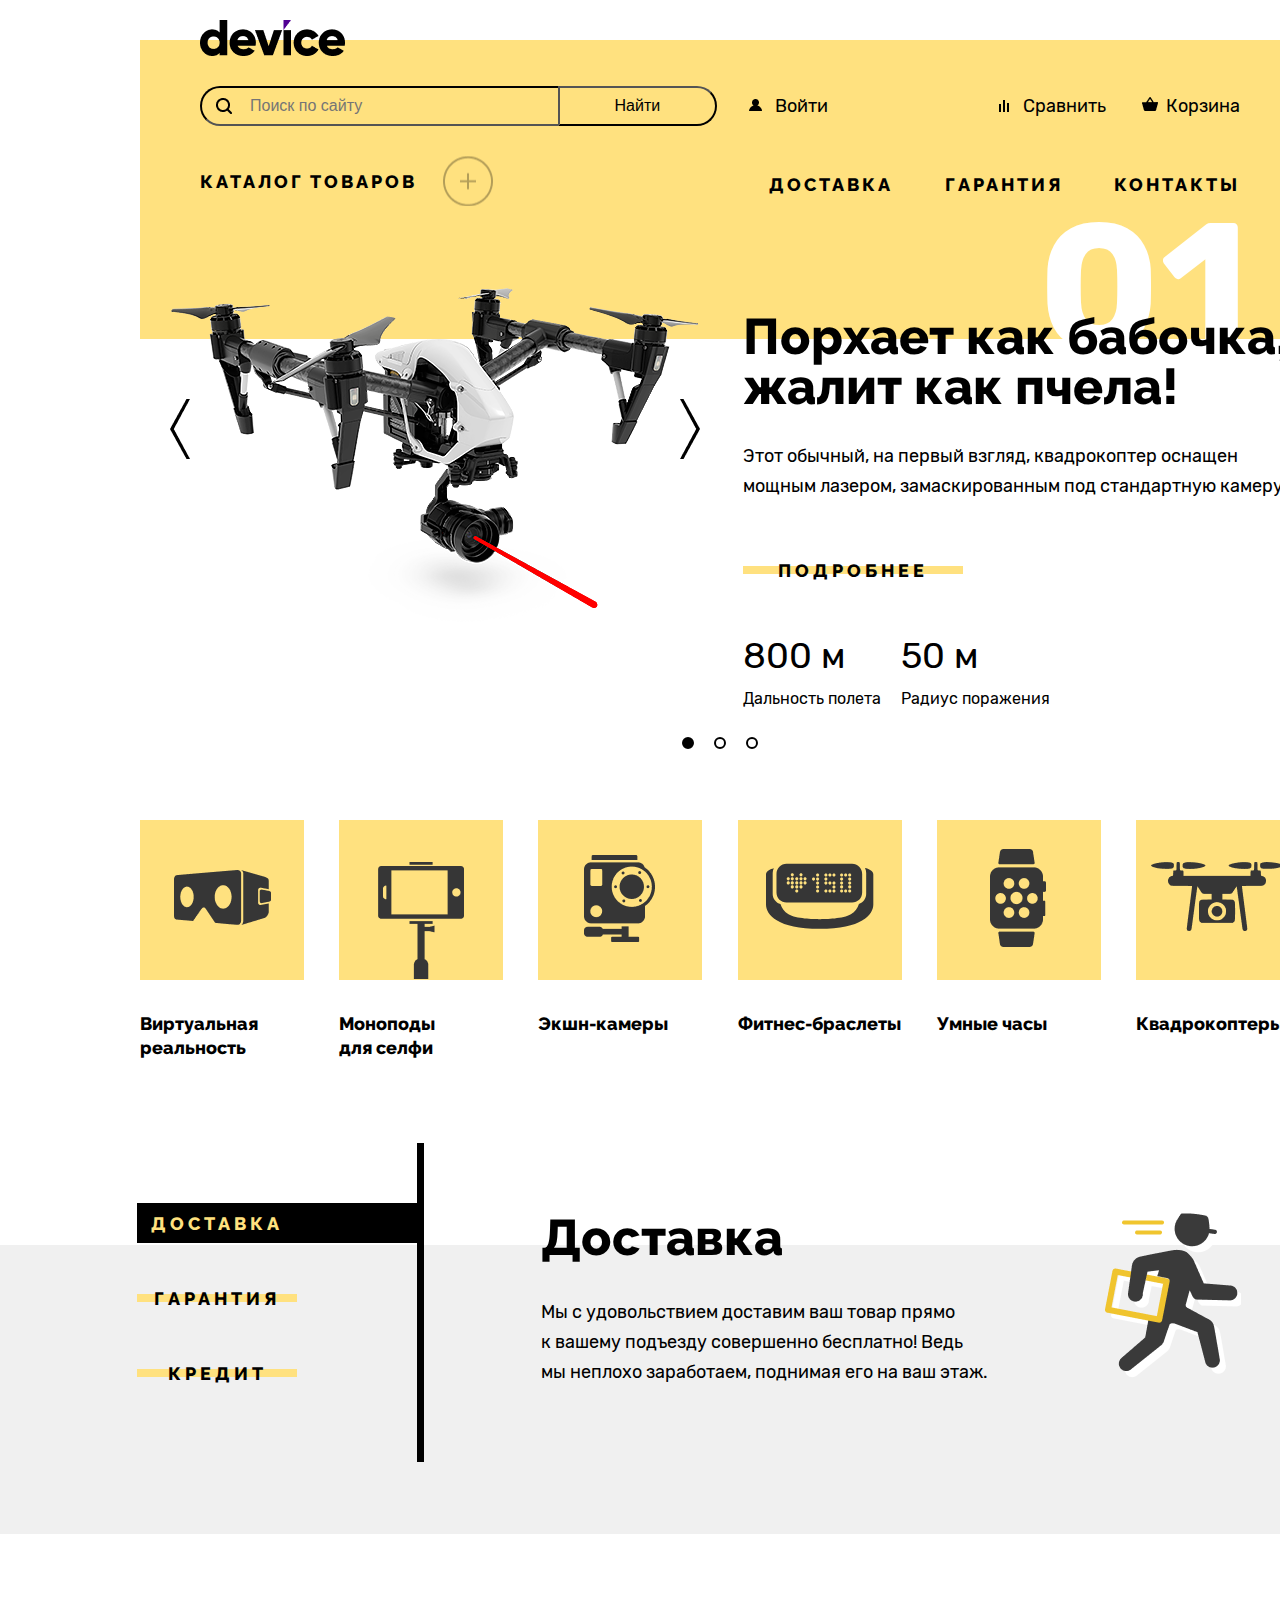
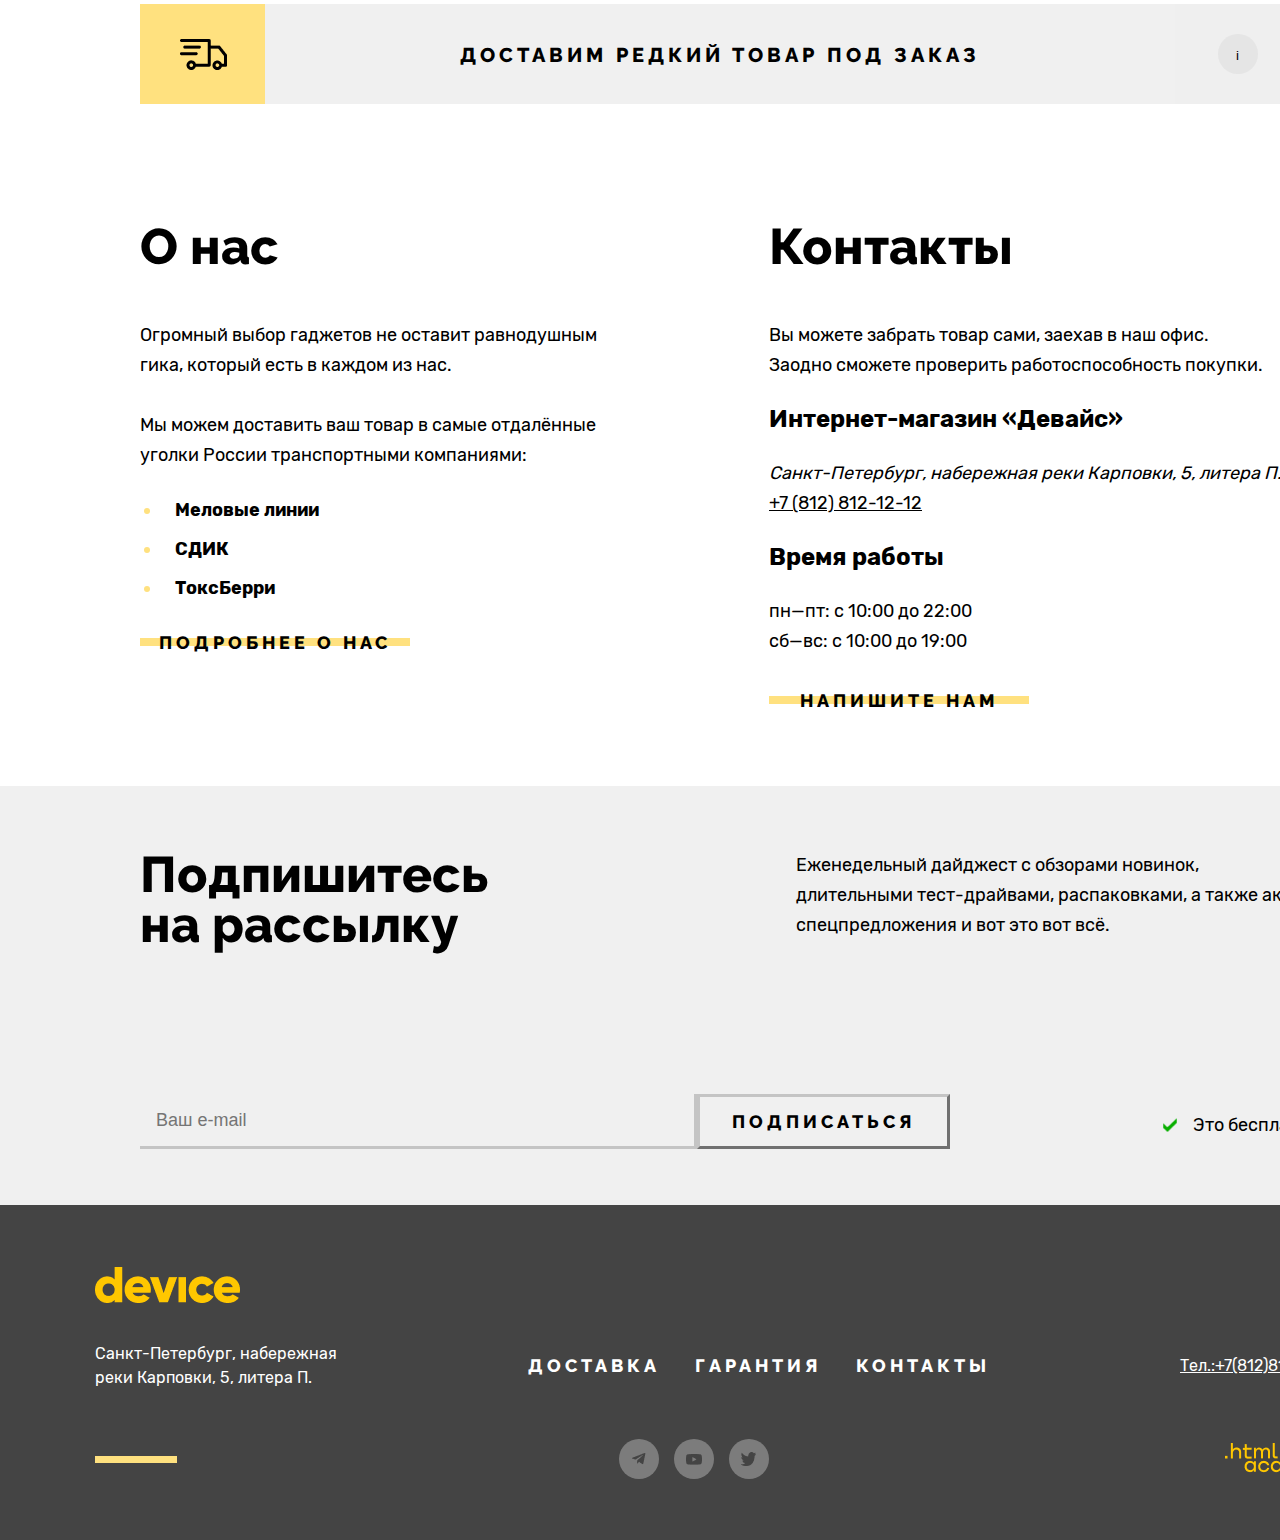
<file: index.html>
<!DOCTYPE html>
<html lang="ru">
  <head>
    <meta charset="utf-8">
    <title>HTML Academy: Девайс</title>
    <link rel="stylesheet" href="styles/styles.css">
  </head>
  <body>
    <h1 class="index-title visually-hidden">Главная страница Интернет-магазина Девайс</h1>
<header class="main-header">
  <nav class="navigation">
<a href="index.html" class="logo-header">
  <img src="images/logo.png" class="logo" width="145" height="36" alt="логотип">
</a>
<h2 class="visually-hidden">Навигация сайта</h2>
  <div class="user-menu">
  <form class="menu-search" method="get">
    <input type="text" placeholder="Поиск по сайту">
    <button class="menu-search-button" type="submit">Найти</button>
  </form>
  <ul class="user-login-list">
    <li class="user-login-item">
      <a href="#" class="header-login">Войти</a>
        </li>
  </ul>
  <ul class="user-menu-list">
    <li class="user-menu-item">
    <a href="#" class="menu-right-compare">Сравнить</a>
  </li>
  <li class="user-menu-item">
    <a href="#" class="menu-right-cart">Корзина</a>
  </li>
  </ul>
  </div>
    <button class="catalog-header">Каталог товаров</button>
  <ul class="navigation-list">
    <li class="navigation-item">
      <a href="#" class="navigation-link">Доставка</a>
    </li>
    <li class="navigation-item">
      <a href="#" class="navigation-link">Гарантия</a>
    </li>
    <li class="navigation-item">
      <a href="#" class="navigation-link">Контакты</a>
    </li>
  </ul>
</nav>
</header>
<main class="main-index">
<section class="slider-index">
  <h2 class="visually-hidden">Слайдер</h2>
  <ol class="slider-pagination">
    <li class="slider-pagination-item active">
      <span class="slider-number">01</span>
      <img src="images/slider-1.png" width="560" height="560" alt="Квадрокоптер">
      <div class="slider-about-product">
      <h2 class="slider-pagination-title">Порхает как бабочка,<br>жалит как пчела!</h2>
      <p class="slider-description">Этот обычный, на первый взгляд, квадрокоптер оснащен<br>мощным лазером, замаскированным под стандартную камеру.</p>
      <a href="#" class="slider-pagination-detailed">Подробнее</a>
      <ul class="slider-pagination-feature">
        <li class="feature-item">
          <h3 class="feature-title">800 м</h3>
          <span>Дальность полета</span>
        </li>
        <li class="feature-item">
          <h3 class="feature-title">50 м</h3>
          <span>Радиус поражения</span>
        </li>
      </ul>
      </div>
    </li>
    <li class="slider-pagination-item ">
      <span class="slider-number">02</span>
      <img src="images/slider-2.png" width="560" height="560" alt="Фитнес-браслет">
      <div class="slider-about-product">
      <h2 class="slider-pagination-title">Худеем<br>правильно!</h2>
      <p class="slider-description">Мотивирующие фитнес-браслеты помогут найти в себе силы<br>Mне пропускать занятия и соблюдать диету.</p>
      <a href="#" class="slider-pagination-detailed">Подробнее</a>
      <ul class="slider-pagination-feature">
        <li class="feature-item">
          <h3 class="feature-title">48 часов</h3>
          <span>Без подзарядки</span>
        </li>
      </ul>
      </div>
    </li>
    <li class="slider-pagination-item ">
      <span class="slider-number">03</span>
      <img src="images/slider-3.png" width="560" height="560" alt="Селфи-палка">
      <div class="slider-about-product">
      <h2 class="slider-pagination-title">Делай селфи,<br>как Бен Стиллер!</h2>
      <p class="slider-description">Самая длинная палка для селфи доступна в нашем магазине.<br>Восемь (Восемь, Карл!) метров длиной и весом всего 5 кг.</p>
      <a href="#" class="slider-pagination-detailed">Подробнее</a>
      <ul class="slider-pagination-feature">
        <li class="feature-item">
          <h3 class="feature-title">8,5 м</h3>
          <span>Длина палки</span>
        </li>
        <li class="feature-item">
          <h3 class="feature-title">5 кг</h3>
          <span>Вес палки</span>
        </li>
        <li class="feature-item">
          <h3 class="feature-title">Карбон</h3>
          <span>Материал</span>
        </li>
      </ul>
      </div>
    </li>
  </ol>
  <div class="slider-controls">
    <button class="slider-button slider-back" type="button">
      <span class="visually-hidden">Предыдущий слайд</span>
    </button>
    <button class="slider-button slider-next" type="button">
      <span class="visually-hidden">Следующий слайд</span>
    </button>
  </div>
<ol class="indicator-list">
  <li class="indicator-item">
    <button class="indicator-button indicator-slider-1 active "> </button>
  </li>
  <li class="indicator-item">
    <button class="indicator-button indicator-slider-2"> </button>
  </li>
  <li class="indicator-item">
    <button class="indicator-button indicator-slider-3"> </button>
  </li>
</ol>
</section>
<h2 class="visually-hidden">Категории каталога</h2>
<ul class="category-catalog">
  <li class="category-catalog-item">
    <a href="#" class="category-catalog-link">Виртуальная<br>реальность</a>
  </li>
  <li class="category-catalog-item">
    <a href="#" class="category-catalog-link">Моноподы<br>для селфи</a>
  </li>
  <li class="category-catalog-item">
    <a href="#" class="category-catalog-link">Экшн-камеры</a>
  </li>
  <li class="category-catalog-item">
    <a href="#" class="category-catalog-link">Фитнес-браслеты</a>
  </li>
  <li class="category-catalog-item">
    <a href="#" class="category-catalog-link">Умные часы</a>
  </li>
  <li class="category-catalog-item">
    <a href="#" class="category-catalog-link">Квадрокоптеры</a>
  </li>
</ul>
<div class="advantages">
  <h2 class="visually-hidden">Преимущестрва</h2>
  <ul class="advantages-group">
    <li class="advantages-group-item">
      <button class="advantages-group-button">Доставка</button>
    </li>
    <li class="advantages-group-item">
      <button class="advantages-group-button">Гарантия</button>
    </li>
    <li class="advantages-group-item">
      <button class="advantages-group-button">Кредит</button>
    </li>
  </ul>
  <ul class="advantages-description">
    <li class="advantages-description-item active">
      <h3 class="advantages-description-title">Доставка</h3>
      <p>Мы с удовольствием доставим ваш товар прямо<br>
        к вашему подъезду совершенно бесплатно! Ведь<br>
        мы неплохо заработаем, поднимая его на ваш этаж.</p>
    </li>
    <li class="advantages-description-item">
      <h3 class="advantages-description-title ">Гарантия</h3>
      <p>Если из-за возгорания купленного у нас товара у вас<br>
        сгорит дом — не переживайте, мы выдадим вам новый.<br>
        Товар, не дом, конечно же.</p>
    </li>
    <li class="advantages-description-item">
      <h3 class="advantages-description-title">Кредит</h3>
      <p>Залезть в долговую яму стало проще! Кредитные<br>консультанты подберут для вас наиболее выгодные<br>условия кредита. Выгодные для банка, разумеется.</p>
    </li>
  </ul>
</div>
<div class="delivery-index">
<a href="#" class="delivery-button" >Доставим редкий товар под заказ</a>
<button class="delivery-button-info" >
  <span>i</span>
</button>
</div>
<div class="index-columns">
<section class="about">
  <h2 class="about-title">О нас</h2>
  <p>Огромный выбор гаджетов не оставит равнодушным<br>гика, который есть в каждом из нас.</p>
  <p>Мы можем доставить ваш товар в самые отдалённые<br>уголки России транспортными компаниями:</p>
  <ul class="about-transport-company-list">
    <li class="about-transport-company-item">Меловые линии</li>
    <li class="about-transport-company-item">СДИК</li>
    <li class="about-transport-company-item">ТоксБерри</li>
  </ul>
  <a class="about-link">Подробнее о нас</a>
</section>
<section class="contacts">
  <h2 class="contacts-title">Контакты</h2>
  <span>Вы можете забрать товар сами, заехав в наш офис.<br>Заодно сможете проверить работоспособность покупки.</span>
  <h3 class="contacts-subtitle">Интернет-магазин «Девайс»</h3>
    <address class="contacts-address">
     <p class="contacts-address-text">Санкт-Петербург, набережная реки Карповки, 5, литера П.</p>
     <a class="contacts-phone" href="tel:+78128121212">+7 (812) 812-12-12</a>
    </address>
  <h3 class="contacts-subtitle">Время работы</h3>
    <ul class="contacts-schedule">
     <li class="contacts-schedule-item">пн—пт: с 10:00 до 22:00</li>
     <li class="contacts-schedule-item">сб—вс: с 10:00 до 19:00</li>
    </ul>
    <a href="#" class="contacts-link">Напишите нам</a>
</section>
</div>
<div class="mailing">
  <h2 class="mailing-title">Подпишитесь<br>на рассылку</h2>
  <p class="mailing-reason">Еженедельный дайджест с обзорами новинок,<br>длительными тест-драйвами, распаковками, а также акции,<br>спецпредложения и вот это вот всё.</p>
  <form action=" https://echo.htmlacademy.ru/" method="post" class="mailing-form">
    <input type="text" name="mailing" placeholder="Ваш e-mail" required>
    <button class="button-mailing" type="submit">Подписаться</button>
  </form>
  <span>Это бесплатно</span>
</div>
</main>
<footer class="main-footer">
  <a href="index.html" class="logo-footer">
    <img src="images/logo-footer.png" class="logo" alt="логотип ">
  </a>
  <div class="footer-navigation">
  <p class="footer-address-text">Санкт-Петербург, набережная<br>реки Карповки, 5, литера П.</p>
    <ul class="footer-menu-list">
      <li class="footer-menu-item">
        <a href="#" class="footer-menu-link">Доставка</a>
      </li>
      <li class="footer-menu-item">
        <a href="#" class="footer-menu-link">Гарантия</a>
      </li>
      <li class="footer-menu-item">
        <a href="#" class="footer-menu-link">Контакты</a>
      </li>
    </ul>
      <a class="footer-contacts-phone" href="tel:+78128121212">Тел.:+7(812)812-12-12</a>
    </div>
    <div class="footer-bottom">
    <hr color="#FFE17F" width="80px" size="7px">
    <ul class="footer-social-list">
      <li class="footer-social-item">
        <a class="button-social" href="https://t.me/htmlacademy">
          <span class="visually-hidden">Телеграмм</span>
        </a>
      </li>
      <li class="footer-social-item">
        <a class="button-social" href="https://www.youtube.com/user/htmlacademyru">
          <span class="visually-hidden">YouTube</span>
        </a>
      </li>
      <li class="footer-social-item">
        <a class="button-social" href="https://twitter.com/htmlacademy_ru">
          <span class="visually-hidden">Twitter</span>
        </a>
      </li>
    </ul>
    <a class="html-academy-link" href=" https://htmlacademy.ru/" >
      <span class="visually-hidden">HTML-Academy</span>
    </a>
    </div>
</footer>
  </body>
</html>
</file>
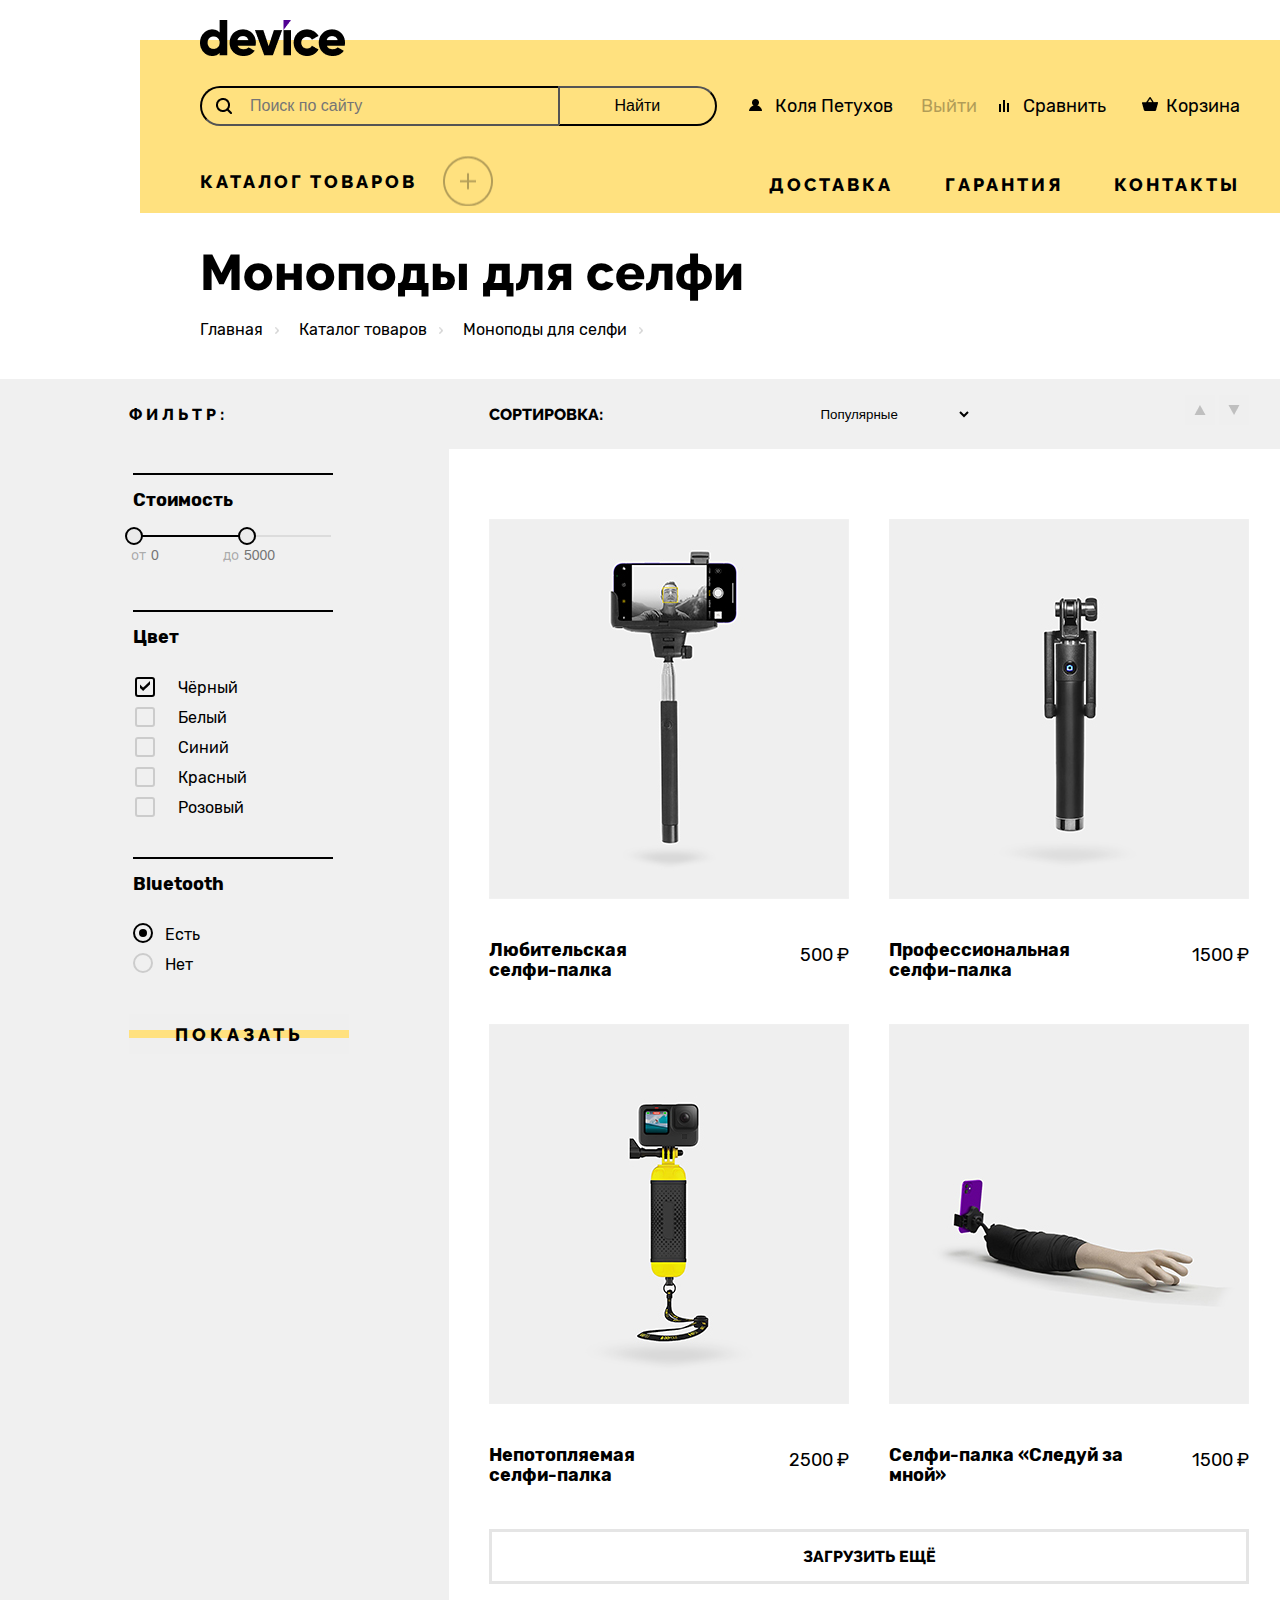
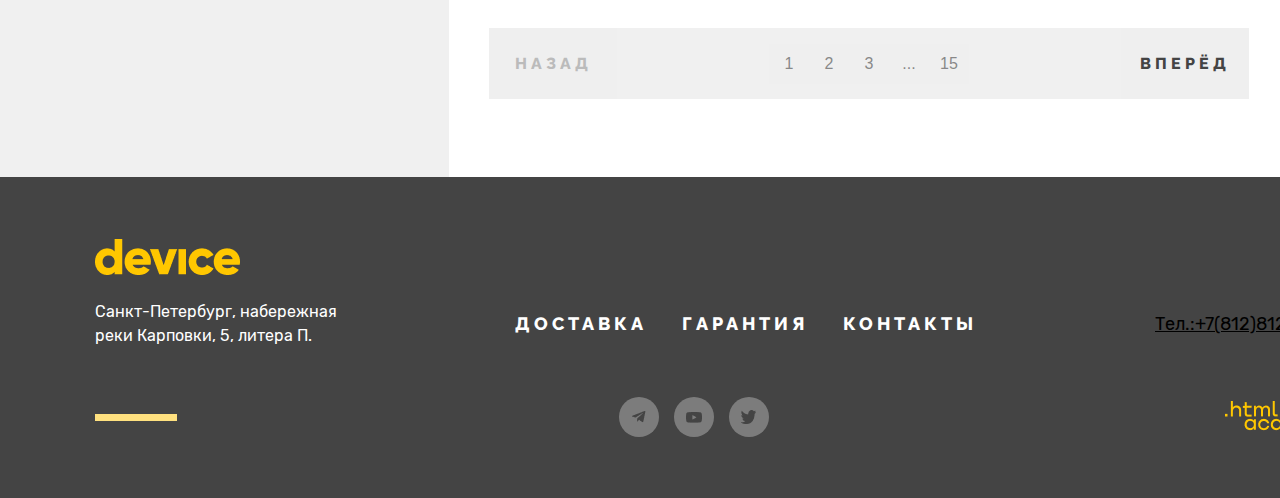
<file: catalog.html>
<!DOCTYPE html>
<html lang="ru">
  <head>
    <meta charset="utf-8">
    <title>HTML Academy: Девайс</title>
    <link rel="stylesheet" href="styles/styles.css">
  </head>
  <body>
<header class="main-header">
  <h1 class="catalog-monopods-title visually-hidden">Моноподы для селфи</h1>
  <nav class="navigation">
  <a href="index.html" class="logo-header">
    <img src="images/logo.png" class="logo" width="145" height="36" alt="логотип">
  </a>
<div class="user-menu">
  <h1 class="visually-hidden">Меню пользователя</h1>
  <form class="menu-search" method="get">
    <input type="text" placeholder="Поиск по сайту">
    <button class="menu-search-button" type="submit">Найти</button>
  </form>
  <ul class="user-login-list">
    <li class="user-login-item">
      <a href="#" class="header-login">Коля Петухов</a>
        </li>
    <li class="user-login-item close">
       <a href="#" class="header-login closer">Выйти</a>
    </li>
  </ul>
  <ul class="user-menu-list">
    <li class="user-menu-item">
    <a href="#" class="menu-right-compare">Сравнить</a>
  </li>
  <li class="user-menu-item">
    <a href="#" class="menu-right-cart">Корзина</a>
  </li>
  </ul>
  </div>
  <h2 class="visually-hidden">Навигация сайта</h2>
  <button class="catalog-header">Каталог товаров</button>
  <ul class="navigation-list">
    <li class="navigation-item">
      <a href="#" class="navigation-link">Доставка</a>
    </li>
    <li class="navigation-item">
      <a href="#" class="navigation-link">Гарантия</a>
    </li>
    <li class="navigation-item">
      <a href="#" class="navigation-link">Контакты</a>
    </li>
  </ul>
</nav>
<div class="breadcrumbs">
  <h2 class="breadcrumbs-title">Моноподы для селфи</h2>
  <ol class="breadcrumbs-list">
    <li class="breadcrumbs-item">
      <a href="index.html" class="breadcrumbs-link">Главная</a>
    </li>
    <li class="breadcrumbs-item">
      <a href="catalog.html" class="breadcrumbs-link">Каталог товаров</a>
    </li>
    <li class="breadcrumbs-item">
      <a href="#" class="breadcrumbs-link">Моноподы для селфи</a>
    </li>
  </ol>
  </div>
</header>
<main class="catalog-main">
<section class="catalog-filter-products">
  <form class="catalog-filter" action="https://echo.htmlacademy.ru/" method="get">
  <h2 class="catalog-filter-title">Фильтр:</h2>
  <fieldset class="catalog-filter-group range-group">
    <legend class="catalog-filter-subtitle">Стоимость</legend>
    <div class="range-scale">
      <div class="range-bar">
    <button class="range-toggle toggle-min">
      <span class="visually-hidden">Изменить минимальную цену</span>
    </button>
    <button class="range-toggle toggle-max">
      <span class="visually-hidden">Изменить максимальную цену</span>
    </button>
      </div>
    </div>
    <div class="range-wrapper-inputs">
      <label class="catalog-filter-label">
        от <input class="range-input" type="number"  name="min-price" placeholder="0">
      </label>
      <label class="catalog-filter-label">
        до <input class="range-input" type="number"  name="max-price" placeholder="5000">
      </label>
    </div>
  </fieldset>
  <fieldset class="catalog-filter-group color-group">
    <legend class="catalog-filter-subtitle">Цвет</legend>
    <ul class="color-list">
      <li class="color-item">
        <input  type="checkbox" id="black" name="black" checked>
        <label for="black">Чёрный</label>
      </li>
      <li class="color-item">
        <input  type="checkbox" id="white" name="white">
        <label for="white">Белый</label>
      </li>
      <li class="color-item">
        <input  type="checkbox" id="blue" name="blue">
        <label for="blue">Синий</label>
      </li>
      <li class="color-item">
        <input  type="checkbox" id="red" name="red">
        <label for="red">Красный</label>
      </li>
      <li class="color-item">
        <input  type="checkbox" id="pink" name="pink">
        <label for="pink">Розовый</label>
      </li>
    </ul>
  </fieldset>
  <fieldset class="catalog-filter-group">
    <legend class="catalog-filter-subtitle">Bluetooth</legend>
    <ul class="bluetooth-list">
      <li class="bluetooth-item">
        <input type="radio" id="yes" name="bluetooth" checked>
        <label for="yes">Есть</label>
      </li>
      <li class="bluetooth-item">
        <input type="radio" id="no"  name="bluetooth">
        <label for="no">Нет</label>
      </li>
    </ul>
  </fieldset>
  <button class="filter-button" type="submit">Показать</button>
  </form>
</section>
<section class="catalog-section">
<div class="catalog-sorting">
  <label class="catalog-sorting-title" for="popular">Сортировка:</label>
<select class="catalog-sorting-select" id="popular">
  <option class="catalog-sorting-select-item">Популярные</option>
  <option class="catalog-sorting-select-item">Цена по возрастанию</option>
  <option class="catalog-sorting-select-item">Цена по убыванию</option>
</select>
<div class="catalog-sorting-button">
<button class="catalog-sorting-up"> </button>
<button class="catalog-sorting-down"> </button>
</div>
</div>
<div class="catalog-menu">
<ul class="catalog-list">
  <li class="catalog-card">
   <a class="catalog-card-image-link" href="#">
    <img src="images/product-1.png" class="catalog-card-image" alt="Любительская селфи-палка">
   </a>
   <div class="catalog-card-content">
    <a class="catalog-card-content-link" href="#">
    <h3 class="catalog-card-content-title">Любительская<br>селфи-палка</h3>
    </a>
    <span class="catalog-card-content-price">500 ₽</span>
   </div>
   <div class="catalog-card-hover">
    <a href="#" class="catalog-card-hover-link">Подробнее</a>
   </div>
  </li>
  <li class="catalog-card">
    <a class="catalog-card-image-link" href="#">
     <img src="images/product-2.png" class="catalog-card-image" alt="Профессиональная селфи-палка ">
    </a>
    <div class="catalog-card-content">
     <a class="catalog-card-content-link" href="#">
     <h3 class="catalog-card-content-title">Профессиональная<br>селфи-палка </h3>
     </a>
     <span class="catalog-card-content-price">1500 ₽</span>
    </div>
    <div class="catalog-card-hover">
      <a href="#" class="catalog-card-hover-link">Подробнее</a>
     </div>
   </li>
   <li class="catalog-card">
    <a class="catalog-card-image-link" href="#">
     <img src="images/product-3.png" class="catalog-card-image" alt="Непотопляемая селфи-палка">
    </a>
    <div class="catalog-card-content">
     <a class="catalog-card-content-link" href="#">
     <h3 class="catalog-card-content-title">Непотопляемая<br>селфи-палка</h3>
     </a>
     <span class="catalog-card-content-price">2500 ₽</span>
    </div>
    <div class="catalog-card-hover">
      <a href="#" class="catalog-card-hover-link">Подробнее</a>
     </div>
   </li>
   <li class="catalog-card">
    <a class="catalog-card-image-link" href="#">
     <img src="images/product-4.png" class="catalog-card-image" alt="Селфи-палка «Следуй за мной»">
    </a>
    <div class="catalog-card-content">
     <a class="catalog-card-content-link" href="#">
     <h3 class="catalog-card-content-title">Селфи-палка «Следуй за<br>мной»</h3>
     </a>
     <span class="catalog-card-content-price">1500 ₽</span>
    </div>
    <div class="catalog-card-hover">
      <a href="#" class="catalog-card-hover-link">Подробнее</a>
     </div>
   </li>
</ul>
<button class="catalog-download-more">Загрузить ещё</button>
<div class="catalog-pagination">
  <button class="catalog-pagination-button-back">Назад</button>
  <ol class="catalog-pagination-list">
    <li class="catalog-pagination-item">
      <button class="catalog-pagination-number">1</button>
    </li>
    <li class="catalog-pagination-item">
      <button class="catalog-pagination-number">2</button>
    </li>
    <li class="catalog-pagination-item">
      <button class="catalog-pagination-number">3</button>
    </li>
    <li class="catalog-pagination-item">
      <button class="catalog-pagination-number">...</button>
    </li>
    <li class="catalog-pagination-item" start="15">
      <button class="catalog-pagination-number">15</button>
    </li>
  </ol>
  <button class="catalog-pagination-button-next">Вперёд</button>
</div>
</div>
</section>
</main>
<footer class="main-footer">
  <a href="index.html" >
    <img src="images/logo-footer.png" class="logo" alt="логотип ">
  </a>
  <div class="footer-navigation">
  <p class="footer-address-text">Санкт-Петербург, набережная<br>реки Карповки, 5, литера П.</p>
    <ul class="footer-menu-list">
      <li class="footer-menu-item">
        <a href="#" class="footer-menu-link">Доставка</a>
      </li>
      <li class="footer-menu-item">
        <a href="#" class="footer-menu-link">Гарантия</a>
      </li>
      <li class="footer-menu-item">
        <a href="#" class="footer-menu-link">Контакты</a>
      </li>
    </ul>
      <a class="contacts-phone" href="tel:+78128121212">Тел.:+7(812)812-12-12</a>
    </div>
    <div class="footer-bottom">
    <hr color="#FFE17F" width="80px" size="7px">
    <ul class="footer-social-list">
      <li class="footer-social-item">
        <a class="button-social" href="https://t.me/htmlacademy">
          <span class="visually-hidden">Телеграмм</span>
        </a>
      </li>
      <li class="footer-social-item">
        <a class="button-social" href="https://www.youtube.com/user/htmlacademyru">
          <span class="visually-hidden">YouTube</span>
        </a>
      </li>
      <li class="footer-social-item">
        <a class="button-social" href="https://twitter.com/htmlacademy_ru">
          <span class="visually-hidden">Twitter</span>
        </a>
      </li>
    </ul>
    <a class="html-academy-link" href=" https://htmlacademy.ru/" >
      <span class="visually-hidden">HTML-Academy</span>
    </a>
    </div>
  </footer>
    </body>
  </html>
</file>
<file: styles/styles.css>
@font-face {
  font-family:"Raleway";
  font-style: normal;
  font-weight: 800;
  src: url("../fonts/raleway/raleway-800.woff2") format("woff2");
  font-display: swap;
}
@font-face {
  font-family:"Rubik";
  font-style: normal;
  font-weight: 400;
  src: url("../fonts/rubik/rubik-400.woff2") format("woff2");
  font-display: swap;
}
@font-face {
  font-family:"Rubik";
  font-style: normal;
  font-weight: 700;
  src: url("../fonts/rubik/rubik-700.woff2") format("woff2");
  font-display: swap;
}
html{
  height: 100%;
}
body{
  font-family:"Rubik";
  font-size: 18px;
  line-height: 30px;
  background-color: white;
  color: black;
  margin: 0;
  display: flex;
 flex-direction: column;
 min-height: 100%;
 align-items: center;
 min-width: 1440px;
}
.main-index{
  flex-grow: 1;
  display: flex;
    flex-direction: column;
    align-items: center;
}
.main-header{
  margin: 0 auto;
  padding-top: 40px;
}
.user-menu{
  display: flex;
  justify-content: space-between;
  width: 100%;
  align-items: center;
  margin-bottom: 30px;
}
.navigation{
  box-sizing: border-box;
  padding: 0 60px;
  padding-top: 46px;
  background-color: #FFE17F;
  display:flex;
  flex-wrap: wrap;
  justify-content: space-between;
  width: 1160px;

}
.navigation a{
  text-decoration: none;
  color: black;
}
.user-login-list{
  list-style-type: none;
  padding: 0;
  margin: 0;
  min-width: 231px;
  display: flex;
  margin-left: 11px;
}
.user-login-item{
  display: block;
  height: 100%;
}
.user-login-item:first-child{
  margin-right: 28px;
  position: relative;
}
.user-login-item:first-child::before{
  content: " ";
  width: 15px;
  height: 12px;
  position: absolute;
  background-image: url("../images/login-icon.png");
  background-position: center;
  background-repeat: no-repeat;
  top:25%;
  left: 0;
}
.header-login{
  display: block;
  height: 100%;
  padding-left: 27px;
}
.user-login-item:hover{
  opacity: 60%;
}
.user-login-item:active{
  opacity: 30%;
}
.header-login:focus{
  outline: none;
  border: 2px solid #AF4FFF;
}
.closer{
  opacity: 30%;
  padding: 0;
}

.user-menu-list{
  display: flex;
  list-style-type: none;
  padding: 0;
  margin: 0;
}
.user-menu-item{
  margin-right: 36px;
  position: relative;
}
.user-menu-item a{
  display: block;
  height: 100%;
  padding-left: 24px;
}
.user-menu-item:hover{
  opacity: 60%;
}
.user-menu-item:active{
  opacity: 30%;
}
.user-menu-item a:focus{
  outline: none;
  border: 2px solid #AF4FFF;
}
.user-menu-item:last-child{
  margin-right: 0;
}

.menu-right-compare::before{
  content: " ";
  width: 10px;
  height: 12px;
  position: absolute;
  background-image: url("../images/compare-icon.png");
  background-position: center;
  background-repeat: no-repeat;
  top: 9px;
  left: 0;
}
.user-menu-item:nth-child(2)::before{
  content: " ";
  width: 16px;
  height: 14px;
  position: absolute;
  background-image: url("../images/cart-icon.png");
  background-position: center;
  background-repeat: no-repeat;
  top: 6px;
  left: 0;
}
.menu-search{
  width: 517px;
    display: flex;
    height: 40px;
    position: relative;
}
.menu-search input{
  box-sizing: border-box;
  width: 359px;
  border-top-left-radius:50px ;
  border-bottom-left-radius: 50px;
  padding-left: 48px;
  background-color: rgba(255,255,255,0);
  border-color: black;
  border-right: none;
  font-size: 16px;
  line-height: 20px;
}
.menu-search::before{
  content: " ";
  width: 16px;
  height: 16px;
  position: absolute;
  background-image: url("../images/menu-search-icon.png");
  background-position: center;
  background-repeat: no-repeat;
  top: 12px;
  left: 16px;
}
.menu-search:focus{
  outline: none;
  border: 2px solid #AF4FFF;
}
.menu-search-button{
  width: 160px;
  border-top-right-radius: 50px;
  border-bottom-right-radius: 50px;
  background-color: rgba(255,255,255,0);
  font-size: 16px;
  line-height: 20px;
}
.menu-search-button:hover{
  background-color: black;
  color: white;
}
.menu-search-button:active{
  background-color: black;
  color: white;
  opacity: 30%;
}
.menu-search-button:disabled{
  opacity: 30%;
}
.navigation-list{
  display: flex;
  font-family: "Raleway";
  text-transform: uppercase;
  line-height: 21px;
  list-style-type: none;
  letter-spacing: 3px;
  padding: 0;
  min-width: 471px;
  justify-content: space-between;
}
.navigation-link:hover{
  opacity: 60%;
}
.navigation-link:active{
  opacity: 30%;
}
.navigation-link:focus{
  outline: none;
  border: 2px solid #AF4FFF;
}
.catalog-header{
  font-family: "Raleway";
  text-transform: uppercase;
  line-height: 21px;
  height: 50px;
  width: 293px;
  background-color: rgba(255,255,255,0);
  text-align: left;
  padding: 0;
  border: none;
  font-size: 18px;
  letter-spacing: 3px;
  position: relative;
  background-image: url("../images/catalog-plus1.png");
  background-position: right;
  background-repeat: no-repeat;
  cursor: pointer;
}

.catalog-header:hover,
.catalog-header:active
{
  background-image: url("../images/catalog-plus.png");
  background-position: right;
  background-repeat: no-repeat;
}
.catalog-header:focus{
  outline: none;
  border: 2px solid #AF4FFF;
}
.logo-header{
  position: absolute;
  top:20px;
}
.logo-header:hover{
  opacity: 60%;
}
.logo-header:active{
  opacity: 30%;
}
.logo-header:focus{
  outline: none;
  border: 2px solid #AF4FFF;
}
.visually-hidden {
  position: absolute;
  width: 1px;
  height: 1px;
  margin: -1px;
  padding: 0;
  border: 0;
  clip: rect(0 0 0 0);
  overflow: hidden;
}

.slider-index{
  width: 1160px;
  position: relative;
  margin-bottom: 70px;
}
.slider-pagination{
  padding: 0;
  margin: 0;
}
.slider-number{
  color: white;
  display: block;
  width: 1160px;
  font-size: 180px;
  font-weight: 700;
  height: 126px;
  text-align: end;
  box-sizing: border-box;
  padding-top: 61px;
  padding-right: 51px;
  background-color: #FFE17F;
  position: absolute;
  z-index: -1;
}

.slider-about-product{
padding-top: 99px;
padding-right: 12px;
}
.slider-pagination-item{
  display: flex;
  flex-wrap: wrap;
  justify-content: space-between;
}
.slider-pagination-item img{
  margin-top: -23px;
}
.slider-pagination-item:not(.active){
  display: none;
}
.slider-pagination-title{
  font-family: "Raleway";
  font-size: 50px;
  line-height: 50px;
  margin: 0;
  margin-bottom: 29px;
}
.slider-description{
  margin: 0;
  margin-bottom: 50px;
}
.slider-pagination-detailed{
  font-family: "Raleway";
  text-transform: uppercase;
  letter-spacing: 4px;
  display: block;
  width: 220px;
  height: 40px;
  text-align: center;
  color: black;
  text-decoration: none;
  margin-bottom: 50px;
  position: relative;
  background-color: rgba(255,255,255,0);
  box-sizing: border-box;
    padding-top: 5px;
}
.slider-pagination-detailed::before{
  position: absolute;
  content: " ";
  width: 220px;
  height: 8px;
  background-color: #FFE17F;
  top: 15px;
  left:0;
  z-index: -1;
}
.slider-pagination-detailed:hover{
  background-color: #FFE17F;
}
.slider-pagination-detailed:active{
  background-color: #FFCC33;
}
.slider-pagination-detailed:focus{
  outline: none;
  border: 2px solid #AF4FFF;
}
.slider-pagination-feature{
  display: flex;
  padding: 0;
  list-style-type: none;
}
.feature-item{
  margin-right: 20px;
}
.feature-title{
  font-size: 36px;
  font-weight: 400;
  margin: 0;
  margin-bottom: 12px;
}
.feature-item span{
  font-size: 16px;
}
.slider-controls{
  position: absolute;
  width: 530px;
  display: flex;
  justify-content: space-between;
  top:186px;
  left:30px;
}
.slider-next{
  width: 20px;
  height: 60px;
  border: none;
  background-image: url("../images/slider-next.png");
  background-position: center;
  background-repeat: no-repeat;
  background-color: white;
  cursor: pointer;
}
.slider-back{
  width: 20px;
  height: 60px;
  border: none;
  background-image: url("../images/slider-back.png");
  background-position: center;
  background-repeat: no-repeat;
  background-color: white;
  cursor: pointer;
}
.slider-button:hover{
  opacity: 60%;
}
.slider-button:active{
  opacity: 30%;
}
.slider-button:focus{
  outline: none;
  border: 2px solid #AF4FFF;
}
.indicator-list{
  padding: 0;
  margin: 0;
  display: flex;
  justify-content: center;
  list-style-type: none;
  position: absolute;
    left: 45%;
    bottom: -6px;
}
.indicator-button{
  width: 12px;
  height: 12px;
  border: 2px solid black;
  background-color: white;
  border-radius: 50%;
  padding: 0;
  margin-left: 20px;
}
.indicator-button:hover{
  opacity: 60%;
}
.indicator-button:active{
  opacity: 30%;
}
.indicator-button:active{
  outline: none;
  border: 2px solid #AF4FFF;
}
.indicator-slider-1{
  background-color: black;
}
.category-catalog{
  margin: 0;
  padding: 0;
  display: flex;
  list-style-type: none;
  width: 1160px;
  justify-content: space-between;
  margin-bottom: 70px;
}
.category-catalog-item{
  height: 253px;
  width: 164px;
  box-sizing: border-box;
  line-height: 24px;
}
.category-catalog-link{
  font-family: "Raleway";
    text-decoration: none;
    color: black;
    height: 100%;
    display: block;
    padding-top: 192px;
    box-sizing: border-box;
}
.category-catalog-item:nth-child(1) a{
  background-image: url("../images/vr-glasses.png"), linear-gradient(to bottom, #FFE17F 160px, white 0%);
  background-repeat: no-repeat;
  background-position-x: 50%;
  background-position-y: 25%;
}
.category-catalog-item:nth-child(1) a:hover{
  background-image: url("../images/vr-glasses.png"), linear-gradient(to bottom, #FFC700 160px, white 0%);
  background-repeat: no-repeat;
  background-position-x: 50%;
  background-position-y: 25%;
}
.category-catalog-item:nth-child(2){
  background-image: url("../images/monopods.png"), linear-gradient(to bottom, #FFE17F 160px, white 0%);
  background-repeat: no-repeat;
  background-position-x: 50%;
  background-position-y: 31%;
}
.category-catalog-item:nth-child(2) a:hover{
  background-image: url("../images/monopods.png"), linear-gradient(to bottom, #FFC700 160px, white 0%);
  background-repeat: no-repeat;
  background-position-x: 50%;
  background-position-y: 31%;
}
.category-catalog-item:nth-child(3){
  background-image: url("../images/action-camera.png"), linear-gradient(to bottom, #FFE17F 160px, white 0%);
  background-repeat: no-repeat;
  background-position-x: 50%;
  background-position-y: 21%;
}
.category-catalog-item:nth-child(3) a:hover{
  background-image: url("../images/action-camera.png"), linear-gradient(to bottom, #FFC700 160px, white 0%);
  background-repeat: no-repeat;
  background-position-x: 50%;
  background-position-y: 21%;
}
.category-catalog-item:nth-child(4){
  background-image: url("../images/fitnes.svg"), linear-gradient(to bottom, #FFE17F 160px, white 0%);
  background-repeat: no-repeat;
  background-position-x: 50%;
  background-position-y: 23%;
}
.category-catalog-item:nth-child(4) a:hover{
  background-image: url("../images/fitnes.svg"), linear-gradient(to bottom, #FFC700 160px, white 0%);
  background-repeat: no-repeat;
  background-position-x: 50%;
  background-position-y: 23%;
}
.category-catalog-item:nth-child(5){
  background-image: url("../images/watch.png"), linear-gradient(to bottom, #FFE17F 160px, white 0%);
  background-repeat: no-repeat;
  background-position-x: 50%;
  background-position-y: 19%;
}
.category-catalog-item:nth-child(5) a:hover{
  background-image: url("../images/watch.png"), linear-gradient(to bottom, #FFC700 160px, white 0%);
  background-repeat: no-repeat;
  background-position-x: 50%;
  background-position-y: 19%;
}
.category-catalog-item:nth-child(6){
  background-image: url("../images/quadrocopter.png"), linear-gradient(to bottom, #FFE17F 160px, white 0%);
  background-repeat: no-repeat;
  background-position-x: 50%;
  background-position-y: 23%;
}
.category-catalog-item:nth-child(6) a:hover{
  background-image: url("../images/quadrocopter.png"), linear-gradient(to bottom, #FFC700 160px, white 0%);
  background-repeat: no-repeat;
  background-position-x: 50%;
  background-position-y: 23%;
}
.category-catalog-item:active{
  opacity: 30%;
}
.category-catalog-item a:focus{
  outline: none;
  border: 2px solid #AF4FFF;
}
.advantages{
  display: flex;
  background:linear-gradient(to bottom, white 102px, #F0F0F0 0%);
  margin-bottom: 70px;
  width: 1440px;
  padding-left: 37px;
  box-sizing: border-box;
  height: 391px;
}
.advantages-group{
  list-style-type: none;
  padding: 0;
  min-height: 270px;
  width: 287px;
  margin-right: 117px;
  margin-top: 60px;
  margin-left: 100px;
  position: relative;
}
.advantages-group::before{
  content: " ";
width: 7px;
height: 319px;
background-color: black;
position: absolute;
top: -60px;
left: 280px;
z-index: 0;
}
.advantages-group-item{
  background-color: rgba(255,255,255,0);
  margin-bottom: 35px;
}
.advantages-group-item:first-child{
  background-color: black;
}
.advantages-group-item:first-child button{
  color: #FFE17F;
}
.advantages-group-item:first-child button:hover,
.advantages-group-item:first-child button:active{
  margin-left: 15px;
}
.advantages-group-item:last-child{
  margin-bottom: 0;
}
.advantages-group-button{
  font-size: 18px;
  font-family: "Raleway";
  text-transform: uppercase;
  letter-spacing: 4px;
  border: none;
  width: 160px;
  height: 40px;
  background-color: rgba(255,255,255,0);
  position: relative;
  cursor: pointer;
  background-image: url("../images/back-button.png");
  background-repeat: no-repeat;
  background-position: center;
}
.advantages-group-item:not(:first-child) button:hover{
  background-color: #FFE17F;
}
.advantages-group-item:not(:first-child) button:active{
  background-color: #FFC700;
  background-image: none;
}
.advantages-group-item:first-child button{
  background-color: black;
  background-image: none;
}
.advantages-description{
  list-style-type: none;
  margin: 0;
  padding: 0;
  padding-top: 70px;
}
.advantages-description-item{
  width: 700px;
}
.advantages-description-item:not(.active){
  display: none;
}
.advantages-description-item:nth-child(1){
  background-image: url("../images/delivery.png");
  background-repeat: no-repeat;
  background-position-x: 100%;
}
.advantages-description-item:nth-child(2){
  background-image: url("../images/warranty.png");
  background-repeat: no-repeat;
  background-position-x: 100%;
}
.advantages-description-item:nth-child(3){
  background-image: url("../images/credit.png");
  background-repeat: no-repeat;
  background-position-x: 100%;
}
.advantages-description-title{
  font-family: "Raleway";
  font-size: 50px;
  line-height: 50px;
  margin: 0;
  margin-bottom: 34px;
}
.advantages-description p{
  margin: 0;
}
.delivery-index{
  display:flex ;
  justify-content: center;
  height: 100px;
  background:linear-gradient(to right, #FFE17F 125px, #F0F0F0 0%);
  margin-bottom: 70px;
}
.delivery-index:hover{
  background:linear-gradient(to right, #FFC700 125px, #F0F0F0 0%);
}
.delivery-index:active{
  opacity: 30%;
}
.delivery-button{
  font-family: "Raleway";
  font-size: 20px;
  line-height: 23px;
  text-transform: uppercase;
  letter-spacing: 4px;
  display: block;
    height: 100px;
    color: black;
    text-decoration: none;
    width: 1035px;
    text-align: center;
    box-sizing: border-box;
    padding-top: 40px;
    padding-left: 125px;
    background:url("../images/delivery-icon.png");
    background-repeat: no-repeat;
    background-position-x: 40px;
    background-position-y: center;
}
.delivery-button-info{
  border: none;
  width: 125px;
  cursor: pointer;
}
.delivery-button-info span{
  display: block;
  width: 40px;
  height: 40px;
  background: rgba(220, 220, 220, 0.5);
  text-align: center;
  padding: 14px 0;
  box-sizing: border-box;
  border-radius: 50%;
  margin: 0 auto;
}
.index-columns{
  display: flex;
  justify-content: space-between;
  margin-bottom: 70px;
  width: 1160px;
}
.index-columns h2{
  font-family: "Raleway";
  font-size: 50px;
  line-height: 50px;
  margin: 48px 0;
}
.about p{
  margin-bottom: 30px;
}
.about-transport-company-list{
  margin: 0;
  padding: 0;
  margin-bottom: 30px;
}
.about-transport-company-item{
  font-weight: 700;
  line-height: 20px;
  margin-bottom: 19px;
  margin-left: 22px;
  padding-left: 13px;
}
.about-transport-company-item::marker{
  color: #FFE17F;
}
.about-link{
  font-family: "Raleway";
  text-transform: uppercase;
  letter-spacing: 4px;
    display: block;
    width: 270px;
    text-align: center;
  position: relative;
  }
  .about-link:hover{
    background-color: #FFE17F;
  }
  .about-link:active{
    background-color: #FFC700;
  }
  .about-link:focus{
    outline: none;
  border: 2px solid #AF4FFF;
  }
  .about-link::before{
    content: " ";
width: 270px;
height: 8px;
background-color: #FFE17F;
position: absolute;
top: 10px;
left: 0;
z-index: -1;
  }
.contacts{
  margin-right: 18px;
}
.contacts-subtitle{
  font-weight: 700;
  font-size: 24px;
}
.contacts-link{
  font-family: "Raleway";
  text-transform: uppercase;
  letter-spacing: 4px;
    display: block;
    width: 260px;
    text-align: center;
    color: black;
    text-decoration: none;
    position: relative;
}
.contacts-link:hover{
  background-color: #FFE17F;
}
.contacts-link:active{
  background-color: #FFC700;
}
.contacts-link:focus{
  outline: none;
border: 2px solid #AF4FFF;
}
.contacts-link::before{
  content: " ";
width: 260px;
height: 8px;
background-color: #FFE17F;
position: absolute;
top: 10px;
left: 0;
z-index: -1;
}
.contacts-address-text{
  margin-bottom: 0;
}
.contacts-phone{
  color: black;
  font-style: normal;
  font-family: "Rubik";
  font-size: 18px;
}
.contacts-schedule{
  padding: 0;
  margin: 0;
  list-style-type: none;
  margin-bottom: 30px;
}
.mailing{
  background-color: #F0F0F0;
  padding-top: 64px;
  width: 1440px;
  padding-left: 140px;
  display: flex;
  justify-content: space-between;
  flex-wrap: wrap;
  padding-right: 121px;
  box-sizing: border-box;
}
.mailing-title{
  font-family: "Raleway";
  font-size: 50px;
  line-height: 50px;
  margin: 0;
  margin-bottom: 144px;
}
.mailing-reason{
display: block;
margin: 0;
margin-bottom: 10px;
}
.mailing-form{
  display: flex;
  margin-bottom: 56px;
}
.mailing-form input{
  width: 557px;
  height: 55px;
  background-color: rgba(255,255,255,0);
  padding-left: 16px;
  box-sizing: border-box;
  border-color: #C4C4C4;
  border-width: 3px;
  border-top: none;
  border-left: none;
  font-size: 18px;
  color: #444444;
}
.mailing-form input:hover{
  background-color: #DCDCDC;
}
.mailing-form input:focus{
  outline: none;
border: 2px solid #AF4FFF;
}
.button-mailing{
  font-family: "Raleway";
  line-height: 21px;
  text-transform: uppercase;
  background-color: rgba(255,255,255,0);
  border-color: #C4C4C4;
  border-width: 3px;
  width: 253px;
  font-size: 18px;
  letter-spacing: 4px;
  cursor: pointer;
}
.button-mailing:hover{
  background-color: #DCDCDC;
}
.button-mailing:active{
  background-color: #DCDCDC;
  opacity: 30%;
}
.button-mailing:focus{
  outline: none;
  border: 2px solid #AF4FFF;
}
.mailing span{
  padding-top: 16px;
  position: relative;
}
.mailing span::before{
  position: absolute;
  width: 14px;
  height: 14px;
  content: " ";
  background-image: url("../images/free.png");
  background-position: center;
  background-repeat: no-repeat;
  top: 24px;
  left: -30px;
}
.main-footer{
  background-color: #444444;
  color: white;
  padding-top: 62px;
  padding-left: 95px;
    padding-right: 100px;
  padding-bottom: 61px;
  width: 1440px;
  margin: 0 auto;
  box-sizing: border-box;
}
.footer-navigation{
  display: flex;
  justify-content: space-between;
  align-items: center;
  margin-bottom: 33px;
}
.logo-footer{
  height: 40px;
    display: block;
    width: 145px;
    margin-bottom: 19px;
}

.logo-footer:hover{
  opacity: 60%;
}
.logo-footer:active{
  opacity: 30%;
}
.logo-footer:focus{
  outline: none;
  border: 2px solid #AF4FFF;
}
.footer-address-text{
  font-size: 16px;
  line-height: 24px;
}
.footer-menu-list{
  list-style-type: none;
  display: flex;
  padding: 0;
  margin: 0;
}
.footer-menu-link{
  font-family: "Raleway";
  line-height: 21px;
  text-transform: uppercase;
  text-decoration: none;
  color: white;
  letter-spacing: 4px;
}
.footer-menu-link:hover{
  color: #FFC700;
  border-bottom: 2px solid #FFC700;
}
.footer-menu-link:active{
  color: #FFC700;
  border-bottom: 2px solid #FFC700;
  opacity: 30%;
}
.footer-menu-link:focus{
  border: 2px solid #AF4FFF;
}

.footer-menu-item{
  margin-right: 35px;
}
.footer-menu-item:last-child{
  margin-right: 0;
}
.footer-contacts-phone{
  font-size: 16px;
  color: white;
}
.footer-contacts-phone:hover{
  color: #FFC700;
}
.footer-contacts-phone:active{
  color: #FFC700;
  opacity: 30%;
}
.footer-contacts-phone:focus{
  border: 2px solid #AF4FFF;
}
.footer-social-list{
  padding: 0;
  margin: 0;
  list-style-type: none;
  display: flex;
}
.footer-social-item{
  margin-right: 15px;
}
.footer-social-item:nth-child(1) a{
  background-image: url("../images/telegram-icon.png");
  background-position: 50%;
  background-repeat: no-repeat;
}
.footer-social-item:nth-child(2) a{
  background-image: url("../images/youtube-icon.png");
  background-position: 50%;
  background-repeat: no-repeat;
}
.footer-social-item:nth-child(3) a{
  background-image: url("../images/twitter-icon.png");
  background-position: 50%;
  background-repeat: no-repeat;
}
.button-social{
  display: block;
  width: 40px;
  height: 40px;
  border-radius: 50%;
  background-color: rgba(255, 255, 255, 0.3);
}
.button-social:hover{
  background-color: #FFC700;
}
.button-social:active{
  background-color: #FFC700;
  opacity: 30%;
}
.button-social:focus{
  border: 2px solid #AF4FFF;
}
.footer-bottom{
  display: flex;
  justify-content: space-between;
  align-items: center;
}
.footer-bottom hr{
  margin: 0;
}
.html-academy-link{
  background-image: url("../images/html_logo.png");
  background-repeat: no-repeat;
  display: block;
  width: 115px;
  height: 33px;
}
.html-academy-link:hover{
  background-image: url("../images/html-logo-hover.png");
}
.html-academy-link:active{
  background-image: url("../images/html-logo-hover.png");
  opacity: 30%;
}
.html-academy-link:focus{
  border: 2px solid #AF4FFF;
}
.catalog-main{
  background-color: #F0F0F0;
  display: flex;
  width: 1440px;
  padding-left: 129px;
  box-sizing: border-box;
  padding-right: 151px;
}
.breadcrumbs{
  background-color: white;
  padding-left: 60px;
  padding-top: 35px;
  box-sizing: border-box;
  width: 1160px;
  margin-bottom: 34px;
}
.breadcrumbs-title{
  font-family: "Raleway";
  font-size: 50px;
  line-height: 50px;
  margin: 0;
  margin-bottom: 16px;
}
.breadcrumbs-list{
  display: flex;
  padding: 0;
  margin: 0;
  list-style-type: none;
}
.breadcrumbs-link{
  position: relative;
  font-size: 16px;
  margin-right: 36px;
  color: black;
  text-decoration: none;
}
.breadcrumbs-link:hover{
  opacity: 60%;
}
.breadcrumbs-link:active{
  opacity: 30%;
}
.breadcrumbs-link:focus{
  border: 2px solid #AF4FFF;
}
.breadcrumbs-link::before{
  content: " ";
  position: absolute;
  width: 4px;
  height: 7px;
  background-image: url("../images/breadcrumbs.png");
  background-position: center;
  background-repeat: no-repeat;
  top:7px;
  right: -16px;
}
.catalog-filter-products{
  width: 320px;
}
.catalog-filter-title{
  font-family: "Raleway";
  line-height: 21px;
  text-transform: uppercase;
  font-size: 16px;
  letter-spacing: 4px;
  margin-top: 25px;
  margin-bottom: 60px;
}
.catalog-filter-group{
  border: none;
  padding: 0;
}
.range-group{
  margin-bottom: 51px;
}
.catalog-filter-subtitle{
  font-weight: 700;
  margin-bottom: 20px;
  position: relative;
}
.catalog-filter-subtitle::before{
content: " ";
position: absolute;
width: 200px;
height: 2px;
background-color: black;
top: -12px;
}
.range-scale{
  position: relative;
  height: 2px;
  width: 200px;
  background-color: #DCDCDC;
}
.range-bar{
  position: absolute;
  height: 2px;
  background-color: black;
  width: 119px;
}
.range-toggle{
 position: absolute;
 height: 18px;
 width: 18px;
 border: 2px solid black;
 border-radius: 50%;
 background-color: #EBEBEB;
 cursor: pointer;
}
.range-toggle:hover{
  opacity: 50%;
}
.range-toggle:active{
  background-color: black;
}
.range-toggle:focus{
  border: 2px solid #AF4FFF;
}
.toggle-min{
  top:-8px;
  left: -6px;
}
.toggle-max{
  top:-8px;
  right: -6px;
}
.range-wrapper-inputs{
 display: flex;
 margin-top: 4px;
}
.range-input{
  border: none;
  background-color: rgba(255,255,255,0);
  width: 70px;
  height: 18px;
  font-size: 14px;
  color: rgba(0, 0, 0, 0.3);
}
.range-input::-webkit-outer-spin-button,
.range-input::-webkit-inner-spin-button {
  appearance: none;
  margin: 0;
}
.catalog-filter-label{
  font-size: 14px;
  color: rgba(0, 0, 0, 0.3);
}
.color-group{
  margin-bottom: 47px;
}
.color-list{
  margin: 0;
  padding: 0;
  list-style-type: none;
}
.color-item label{
  font-size: 16px;
  line-height: 20px;
  padding-left: 36px;
}
.color-item input{
  position: relative;
display:inline-grid;
}
.color-item input::before{
  content: " ";
  position: absolute;
  width: 20px;
  height: 20px;
  border: 2px solid #CCCCCC;
  border-radius: 3px;
  box-sizing: border-box;
  top:-25%;
  left: -25%;
 }
 .color-item input:checked::before{
  border-color: black;
 }
 .color-item input:checked::after{
  content: " ";
  position: absolute;
  width: 10px;
  height: 10px;
  background-image: url("../images/checkbox.png");
  background-repeat: no-repeat;
  background-position: center;
  left: 5px;
  top: 1px;
 }
 .color-item:hover{
  opacity: 60%;
 }
 .color-item:active{
  opacity: 30%;
 }
.bluetooth-list{
  margin: 0;
  padding: 0;
  list-style-type: none;
}
.bluetooth-item input{
  position: relative;
  display: inline-grid;
}
.bluetooth-item label{
  font-size: 16px;
  line-height: 20px;
  margin-left: 22px;
}
.bluetooth-item input::before{
  content: " ";
  position: absolute;
  width: 20px;
  height: 20px;
  border: 2px solid #CCCCCC;
  border-radius: 50%;
  box-sizing: border-box;
 top: -4px;
 left: -3px;
 }
 .bluetooth-item input:checked:before{
  border-color: black;
 }
 .bluetooth-item input:checked::after{
  content: " ";
  position: absolute;
  width: 8px;
  height: 8px;
  border-radius: 50%;
  background-color: black;
  top: 2px;
  left: 3px;
 }
 .bluetooth-item:hover{
  opacity: 60%;
 }
 .bluetooth-item:active{
  opacity: 30%;
 }
.filter-button{
  font-family: "Raleway";
  line-height: 21px;
  text-transform: uppercase;
  letter-spacing: 4px;
  margin-top: 35px;
  height: 40px;
  width: 220px;
  border: none;
  font-size: 18px;
  background-image: url("../images/back-button.png");
  background-position: center;
  background-repeat: no-repeat;
}
.filter-button:hover{
  background-color: #FFE17F;
}
.filter-button:active{
  background-color: #FFC700;
  background-image: none;
}
.filter-button:focus{
  outline: none;
border: 2px solid #AF4FFF;
}
.catalog-sorting{
  height: 70px;
  width: 840px;
  box-sizing: border-box;
  padding: 0 40px;
  display: flex;
  justify-content: space-between;
  align-items: center;
}
.catalog-sorting-select{
  border: none;
  background-color: #F0F0F0;
}
.catalog-sorting-select:hover{
  opacity: 60%;
}
.catalog-sorting-select:active{
  opacity: 30%;
}
.catalog-sorting-select:focus{
  outline: none;
  border: 2px solid #AF4FFF;

}
.catalog-sorting button{
  width: 30px;
  height: 30px;
  border: none;
  cursor: pointer;
  opacity: 20%;
}
.catalog-sorting button:hover{
  opacity: 50%;
}
.catalog-sorting button:active{
  opacity: 100%;
}
.catalog-sorting button:focus{
  outline: none;
  border: 2px solid #AF4FFF;
}
.catalog-sorting-up{
  background-image: url("../images/up.png");
  background-position: center;
  background-repeat: no-repeat;

}
.catalog-sorting-down{
  background-image: url("../images/down.png");
  background-position: center;
  background-repeat: no-repeat;

}
.catalog-sorting-title{
  font-family: "Raleway";
  line-height: 21px;
  text-transform: uppercase;
  font-size: 16px;
}
.catalog-card-content-title{
  font-weight: 700;
  font-size: 18px;
  line-height: 20px;
  margin: 0;
}
.catalog-pagination-button-next{
  font-family: "Raleway";
  line-height: 21px;
  text-transform: uppercase;
  font-size: 16px;
  width: 128px;
  border: none;
  letter-spacing: 4px;
  color: #444444;
  cursor: pointer;
  height: 100%;
}
.catalog-pagination-button-next:hover{
  background-color: #DCDCDC;
}
.catalog-pagination-button-next:active{
  background-color: #DCDCDC;
  opacity: 30%;
}
.catalog-pagination-button-next:focus{
  outline: none;
  border: 2px solid #AF4FFF;
}
.catalog-pagination-button-back{
  font-family: "Raleway";
  line-height: 21px;
  text-transform: uppercase;
  font-size: 16px;
  width: 128px;
  border: none;
  letter-spacing: 4px;
  color: #444444;
  opacity: 30%;
  cursor: pointer;
  height: 100%;
}
.catalog-pagination-button-back:hover{
  background-color: #DCDCDC;
}
.catalog-pagination-button-back:active{
  background-color: #DCDCDC;
  opacity: 30%;
}
.catalog-pagination-button-back:focus{
  outline: none;
  border: 2px solid #AF4FFF;
}
.catalog-menu{
  background-color: white;
  display: flex;
    flex-direction: column;
    align-items: center;
}
.catalog-pagination{
  background-color: #F0F0F0;
  width: 760px;
  height: 71px;
  display: flex;
  justify-content: space-between;
  align-items: center;
  margin-bottom: 78px;
}
.catalog-list{
  margin: 0;
  list-style-type: none;
  display: grid;
  grid-template-columns:360px 360px;
  box-sizing: border-box;
  padding: 0 40px;
  padding-top: 70px;
  grid-column-gap: 40px;
  grid-row-gap: 44px;
  margin-bottom: 44px;
 }
 .catalog-card{
  position: relative;
 }
 .catalog-card-hover{
  position: absolute;
  width: 360px;
  height: 462px;
  background-color: rgba(255, 255, 255,0.6);
  top: 0;
  box-sizing: border-box;
  padding-top: 170px;
  padding-left: 70px;
  display: none;
 }
 .catalog-card-image-link:hover ~ .catalog-card-hover{
  display: block;
 }
 .catalog-card-image-link:active ~ .catalog-card-hover{
  display: block;
  background-color: rgba(255, 255, 255,0.8);
 }
 .catalog-card-image-link:focus{
  outline: none;
border: 2px solid #AF4FFF;
 }
 .catalog-card-hover-link{
  font-family: "Raleway";
  line-height: 21px;
  text-transform: uppercase;
  letter-spacing: 4px;
  display: block;
  height: 40px;
  width: 220px;
  font-size: 18px;
  color: black;
  text-decoration: none;
  background-image: url("../images/back-button.png");
  background-position: center;
  background-repeat: no-repeat;
  text-align: center;
  padding-top: 10px;
  box-sizing: border-box;

}
.catalog-card-hover-link:hover{
  background-color: #FFE17F;
}
.catalog-card-hover-link:active{
  background-color: #FFC700;
  background-image: none;
}
.catalog-card-hover-link:focus{
  outline: none;
border: 2px solid #AF4FFF;
}
 .catalog-card-content{
  display: flex;
  justify-content: space-between;
  margin-top: 32px;
 }
 .catalog-card-content-link{
  color: black;
  text-decoration: none;

 }
.catalog-download-more{
  font-family: "Raleway";
  line-height: 21px;
  text-transform: uppercase;
  font-size: 16px;
  width: 760px;
  height: 55px;
 border: 3px solid #E5E5E5;
 background-color: white;
 margin: 0;
 margin-bottom: 44px;
 cursor: pointer;
}
.catalog-download-more:hover{
  border-color: black;
}
.catalog-download-more:active{
  border-color: black;
  opacity: 30%;
}
.catalog-download-more:focus{
  outline: none;
  border: 2px solid #AF4FFF;
}
.catalog-pagination-list{
  list-style-type: none;
  margin: 0;
  padding: 0;
  display: flex;
 height: 40px;
}
.catalog-pagination-item{
  width: 40px;
  height: 40px;

}
.catalog-pagination-number{
  width: 40px;
  height: 40px;
  border: none;
  color: #444444;
  cursor: pointer;
  font-size: 16px;
  opacity: 30%;
}
.catalog-pagination-number:first-child{
  opacity: 60%;
}
.catalog-pagination-number:hover{
  opacity: 100%;
}
.catalog-pagination-number:active{
  opacity: 10%;
}
.catalog-pagination-number:focus{
  outline: none;
  border: 2px solid #AF4FFF;
}
</file>
